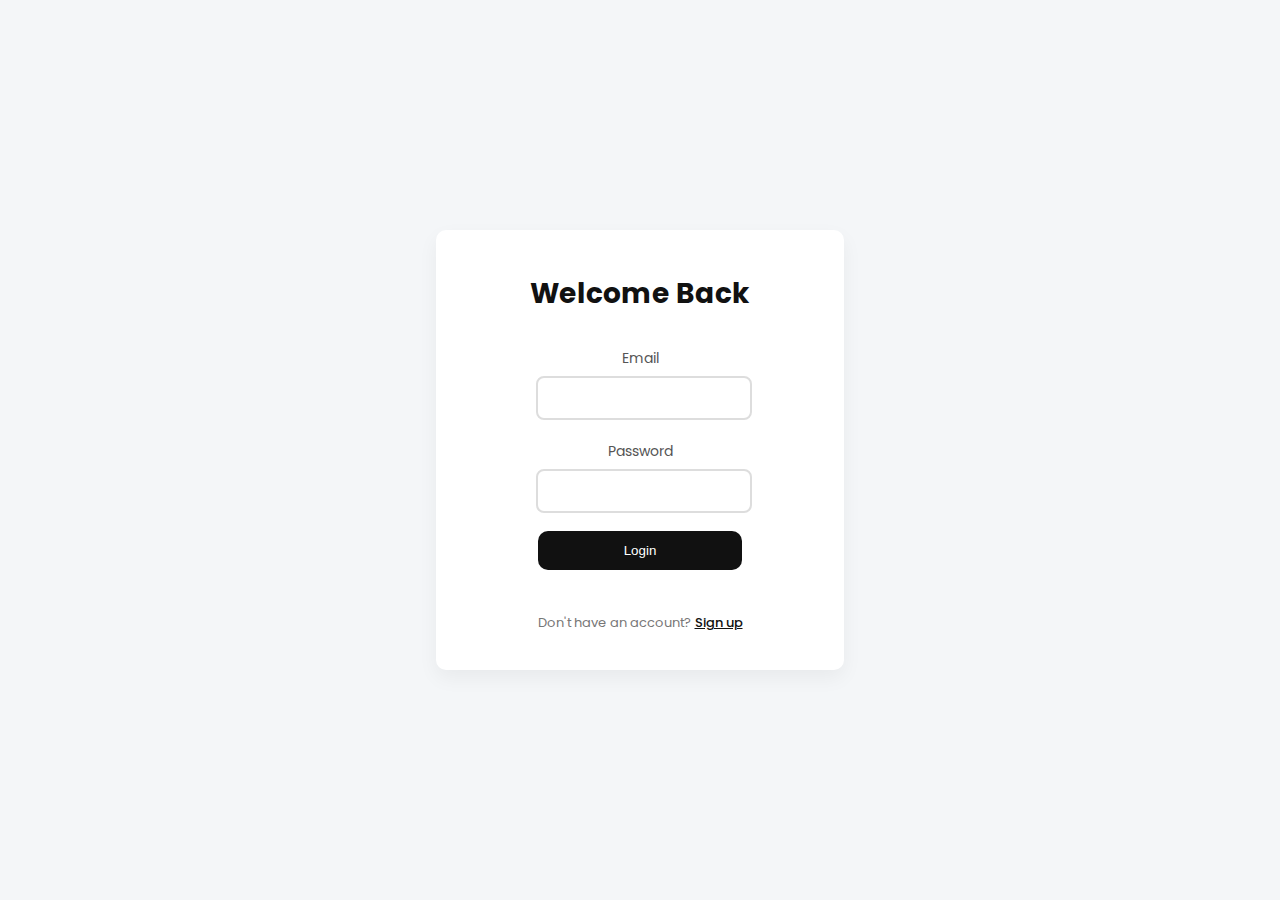
<file: index.html>
<!DOCTYPE html>
<html lang="en">
    <head>
        <meta charset="UTF-8">
        <meta name="viewport">
        <title>Expense Tracker Login</title>
        <link href="https://fonts.googleapis.com/css2?family=Poppins:wght@300;400;500;600&display=swap" rel="stylesheet">
        <link rel="stylesheet" href="css/styles.css">
    </head>
    <body>
        <header></header>
        <main class="container">
            <section class="card">
                <h1>Welcome Back</h1>
                <form>
                    <label for="email">Email</label><br>
                    <input type="email" id="email" name="email" required><br>
                    <label for="password">Password</label><br>
                    <input type="password" id="password" name="password" required><br>
                    <button type="submit">Login</button>
                </form>
            <footer>
                <p>Don't have an account? <a href="#">Sign up</a></p>
            </footer>
            </section>
        </main>
        
    </body>
</html>
</file>
<file: css/styles.css>
h1{
    color: #111;
    font-size: 28px;
    margin-bottom: 30px;
}
section{
    background: white;
    padding: 40px;  
    border-radius: 16px;
    width: 360px;
    box-shadow: 0 20px 40px rgba(0,0,0,0.08);
}
body{
    background: #f4f6f8;
    font-family: 'Poppins', sans-serif;
    display:flex;
    justify-content: center;
    align-items: center;
    height: 100vh;
}
input{
    width: 90%;
    padding: 12px;
    margin: 6px 0 18px 0;
    border: 2px solid #ddd;
    border-radius: 8px;
    font-size: 14px;
}
button{
   width: 98%;
    padding: 12px;
    background: #111;
    color: white;
    border: none;
    border-radius: 10px;
    cursor: pointer;
    transition: 0.25s ease;
}
button:hover{
    background: #333;
    transform: translateY(-2px);
}
.container{
    display:flex;
    flex-direction: column;
    align-items: center;
}
footer{
    display: flex;
    justify-content: center;
    margin-top: 30px;
}
footer p{
    font-size: 13px;
    color: #777;
}
footer a{
    color: #111;
    font-weight: 500;
}
footer a:hover{
    text-decoration: underline;
}
label{
    font-size: 14px;
    color: #555;
}
body{
    margin: 0;
    font-family: 'Poppins', sans-serif;
}
.app{
    display: flex;
    height: 100vh;
}
.sidebar{
    width: 220px;
    background-color: #111;
    color: white;
    padding: 24px;
}
.sidebar h2{
    margin-bottom: 24px;
    font-size: 20px;
    font-weight: 600;
    line-height: 1;
}
.sidebar nav{
    display: flex;
    flex-direction: column;
    gap: 15px;
}
.sidebar a {
    color: #aaa;
    text-decoration: none;
    font-size: 14px;
    padding: 8px 10px;
    border-radius: 8px;
    transition: 0.2s ease;
}
.sidebar a:hover {
    color: white;
    background-color: rgba(255,255,255,0.06);
    padding-left: 10px;
    border-radius: 6px;
}
.sidebar a.active{
    color:white;
    font-weight: 500;
    background-color: rgba(255,255,255,0.1);
    padding-left: 10px;
    border-radius: 6px;
}

.sidebar:hover{
    color: white;
}
.main{
    background: #f4f6f8;
    flex: 1;
    display: flex;
    flex-direction: column;

}
.topbar{
    background: white;
    padding: 16px 24px;
    border-bottom: 1px solid #eee;
}
.topbar h3{
    margin:0;
    font-size: 20px;
    font-weight: 500;
    line-height: 2.5;
}
.content{
    padding:24px;
    display: flex;
    flex-wrap: wrap;
    gap: 20px;
}

.card{
    background-color: white;
    padding: 24px;
    border-radius: 10px;
    flex: 1 1 240px;
    min-width: 240px;
    display: flex;
    flex-direction: column;
    justify-content: center;
    align-items: center;
    text-align: center;
    box-shadow: 0 8px 20px rgba(0,0,0,0.05);
    transition: 0.35s ease, box-shadow 0.35s ease;
    cursor: pointer;
}
.card .value{
    font-size: 24px;
    font-weight: 600;
    color: #111
}.card .label{
    font-size: 14px;
    font-weight: 600;
    color: #555;
    margin-bottom: 6px;
}
.card:hover{
    transform: translateY(-6px);
    box-shadow: 0 12px 30px rgba(0,0,0,0.1);
}
.expense-form {
    margin-top: 12px;
    display: flex;
    gap: 10px;
}
.card.transactions {
    align-items: stretch;
}
#transaction-list {
    list-style: none;
    padding: 0;
    margin: 16px 0 0 0;
}
.card.secondary {
    background: #fafafa;
    color: #333;
}

.card.secondary .value {
    font-size: 20px;
    font-weight: 500;
}

#transaction-list li {
    background: #f9fafb;
    padding: 12px 16px;
    border-radius: 10px;
    display: flex;
    justify-content: space-between;
    align-items: center;
    font-size: 14px;
    opacity: 0;
    transform: translateY(6px);
    animation: fadeInUp 0.25s ease forwards;
}
@keyframes fadeInUp {
    to {
        opacity: 1;
        transform: translateY(0);
    }
}
.tx-item {
    opacity: 0;
    transform: translateY(-8px);
    animation: fadeIn 0.25s ease forwards;
}

@keyframes fadeIn {
    to {
        opacity: 1;
        transform: translateY(0);
    }
}

.tx-left{
    color: #333;
    font-weight: 500;
}
.tx-right{
    display: flex;
    align-items: center;
    gap: 12px;
}
.tx-amount{
    font-weight: 600;
    color:#111;
}
.tx-delete{
    border: none;
    background:transparent;
    color: #aaa;
    font-size: 16px;
    cursor: pointer;
    transition: 0.2s ease;
}
.tx-delete:hover {
    color: #e53935;
    transform: scale(1.5);
}
.tx-title{
    font-weight: 500;
    color: #222;
}
.tx-time{
    font-size: 12px;
    color: #999;
    margin-top: 2px;
}
.expense-form{
    display: flex;
    gap: 12px;
    width: 100%;
}
.expense-form input {
    flex: 1;
    padding: 10px 12px;
    border-radius: 8px;
    border: 1px solid #ddd;
    font-family: inherit;
    font-size: 14px;
}

.expense-form input:focus {
    outline: none;
    border-color: #aaa;
}
#add-expense-btn {
    padding: 10px 16px;
    border-radius: 8px;
    border: none;
    background: #111;
    color: white;
    font-size: 14px;
    cursor: pointer;
    transition: 0.2s ease;
    flex-shrink: 0;
}
.add-expense:hover {
    transform: none;
    box-shadow: 0 8px 20px rgba(0,0,0,0.05);
}

#add-expense-btn:hover {
    background: #000;
    transform: translateY(-1px);
}
.card.income {
    background: #f7f7f7;
    box-shadow: 0 4px 19px rgba(0,0,0,0.03);
}
.card.income .label{
    color: #888;
    font-weight: 500;
}
.card.income .value {
    color: #555;
    font-size: 20px;
}
.card.primary {
    align-items: center;
    justify-content: center;
    flex: 1 1 280px;
    background: #111;
    color: white;
    max-width: 420px;
}

.card.primary .label {
    color: #ccc;
}

.card.primary .value {
    color: white;
    font-size: 32px;
}
#empty-state {
    color: #999;
    font-size: 14px;
    text-align: center;
    margin-top: 16px;
}
.shake{
    animation: shake 0.3s ease;
}

@keyframes shake{
    0%, 100% { transform: translateX(0); }
    25% { transform: translateX(-6px); }
    50% { transform: translateX(6px); }
    75% { transform: translateX(-4px); }
    100% { transform: translateX(0); }
}
.reset-btn{
    background: transparent;
    border: 1px solid #ddd;
    padding: 6px 12px;
    border-radius: 8px;
    font-size: 13px;
    cursor: pointer;
    color: #555;
    transition: 0.2s ease;
}
.reset-btn:hover{
    background: #f5f5f5;
    border-color: #000;
}
.label{
    display: flex;
    align-items: center;
    gap: 8px;
}
.icon{
    display: flex;
    align-items: center;
    opacity: 0.65;
}
</file>
